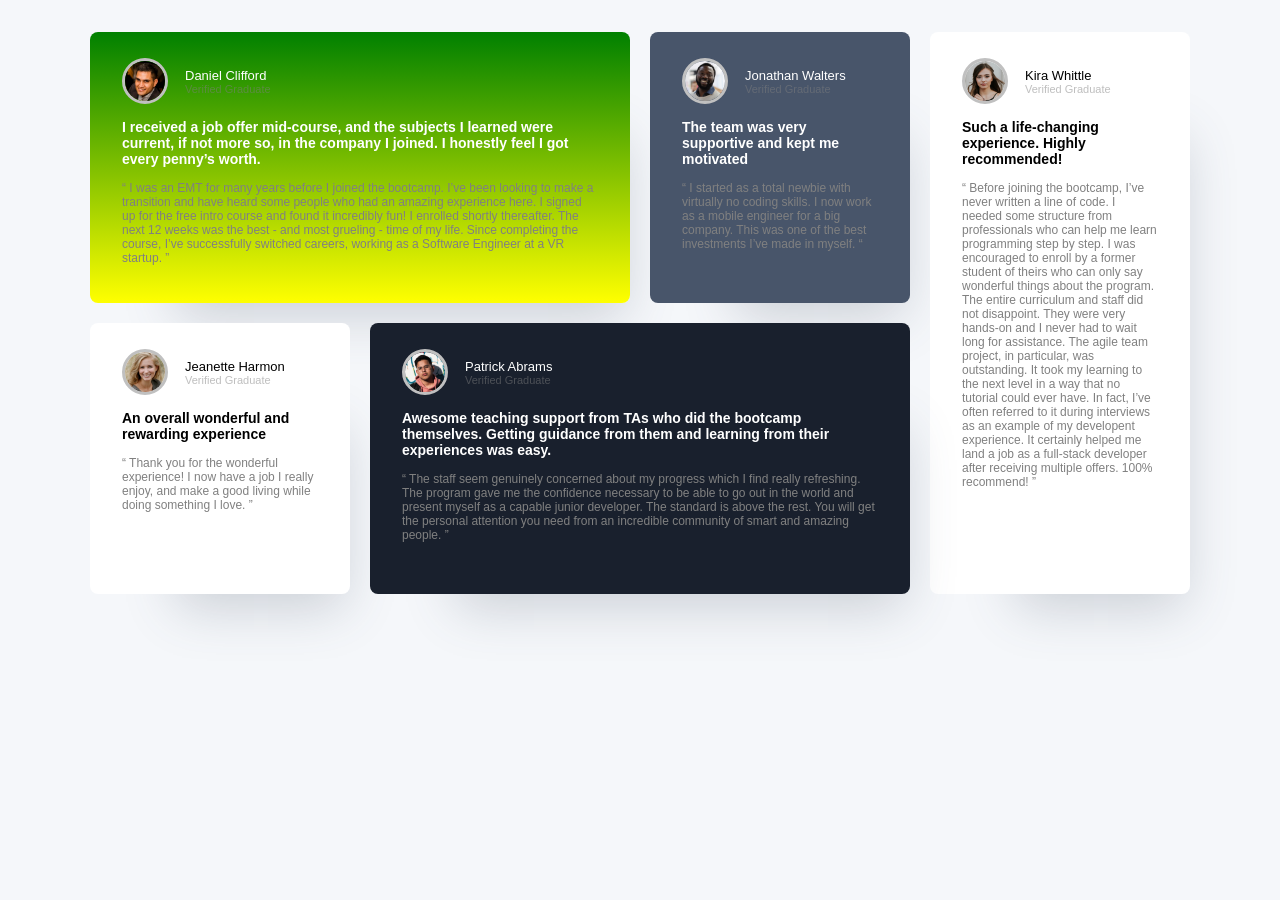
<file: modul_02/day_02/exercise/index.html>
<!DOCTYPE html>
<html lang="en">
<head>
    <meta charset="UTF-8">
    <meta name="viewport" content="width=device-width, initial-scale=1.0">
    <link rel="stylesheet" href="style.css">
    <title>Document</title>
</head>
<body>
    <div class="container">
        <div class="card pertama">
            <div class="profile">
                <img src="clifford.png" alt="img">
                <div class="profile-desc">
                    Daniel Clifford
                    <span class="title">Verified Graduate</span>
                </div>
            </div>
            <p class="description">
                I received a job offer mid-course, and the subjects I learned were 
                current, if not more so, in the company I joined. I honestly feel I
                got every penny’s worth.
            </p>
            <p class="quote">
                “ I was an EMT for many years before I joined the bootcamp. I’ve been
                looking to make a transition and have heard some people who had an
                amazing experience here. I signed up for the free intro course and
                found it incredibly fun! I enrolled shortly thereafter. The next 12
                weeks was the best - and most grueling - time of my life. Since
                completing the course, I’ve successfully switched careers, working as
                a Software Engineer at a VR startup. ”
            </p>
        </div>
        <div class="card kedua">
            <div class="profile">
                <img src="jonathan.png" alt="img">
                <div class="profile-desc">
                    Jonathan Walters
                    <span class="title">Verified Graduate</span>
                </div>
            </div>
            <p class="description">
                The team was very supportive and kept me motivated
            </p>
            <p class="quote">
                “ I started as a total newbie with virtually no coding skills. I now
                work as a mobile engineer for a big company. This was one of the best
                investments I’ve made in myself. “            
            </p>
        </div>
        <div class="card ketiga">
            <div class="profile">
                <img src="kira.png" alt="img">
                <div class="profile-desc">
                    Kira Whittle
                    <span class="title">Verified Graduate</span>
                </div>
            </div>
            <p class="description">
                Such a life-changing experience. Highly recommended!            
            </p>
            <p class="quote">
                “ Before joining the bootcamp, I’ve never written a line of code. I
                needed some structure from professionals who can help me learn
                programming step by step. I was encouraged to enroll by a former
                student of theirs who can only say wonderful things about the program.
                The entire curriculum and staff did not disappoint. They were very
                hands-on and I never had to wait long for assistance. The agile team
                project, in particular, was outstanding. It took my learning to the
                next level in a way that no tutorial could ever have. In fact, I’ve
                often referred to it during interviews as an example of my developent
                experience. It certainly helped me land a job as a full-stack
                developer after receiving multiple offers. 100% recommend! ”            
            </p>
        </div>
        <div class="card keempat">
            <div class="profile">
                <img src="jeanete.png" alt="img">
                <div class="profile-desc">
                    Jeanette Harmon
                    <span class="title">Verified Graduate</span>
                </div>
            </div>
            <p class="description">
                An overall wonderful and rewarding experience          
            </p>
            <p class="quote">
                “ Thank you for the wonderful experience! I now have a job I really enjoy, and make a good living while doing something I love. ”           
            </p>
        </div>
        <div class="card kelima">
            <div class="profile">
                <img src="patrik.png" alt="img">
                <div class="profile-desc">
                    Patrick Abrams
                    <span class="title">Verified Graduate</span>
                </div>
            </div>
            <p class="description">
                Awesome teaching support from TAs who did the bootcamp themselves. Getting guidance from them and learning from their experiences was easy.
            </p>
            <p class="quote">
                “ The staff seem genuinely concerned about my progress which I find really refreshing. The program gave me the confidence necessary to be able to go out in the world and present myself as a capable junior developer. The standard is above the rest. You will get the personal attention you need from an incredible community of smart and amazing people.  ”
            </p>
        </div>
    </div>
</body>
</html>
</file>
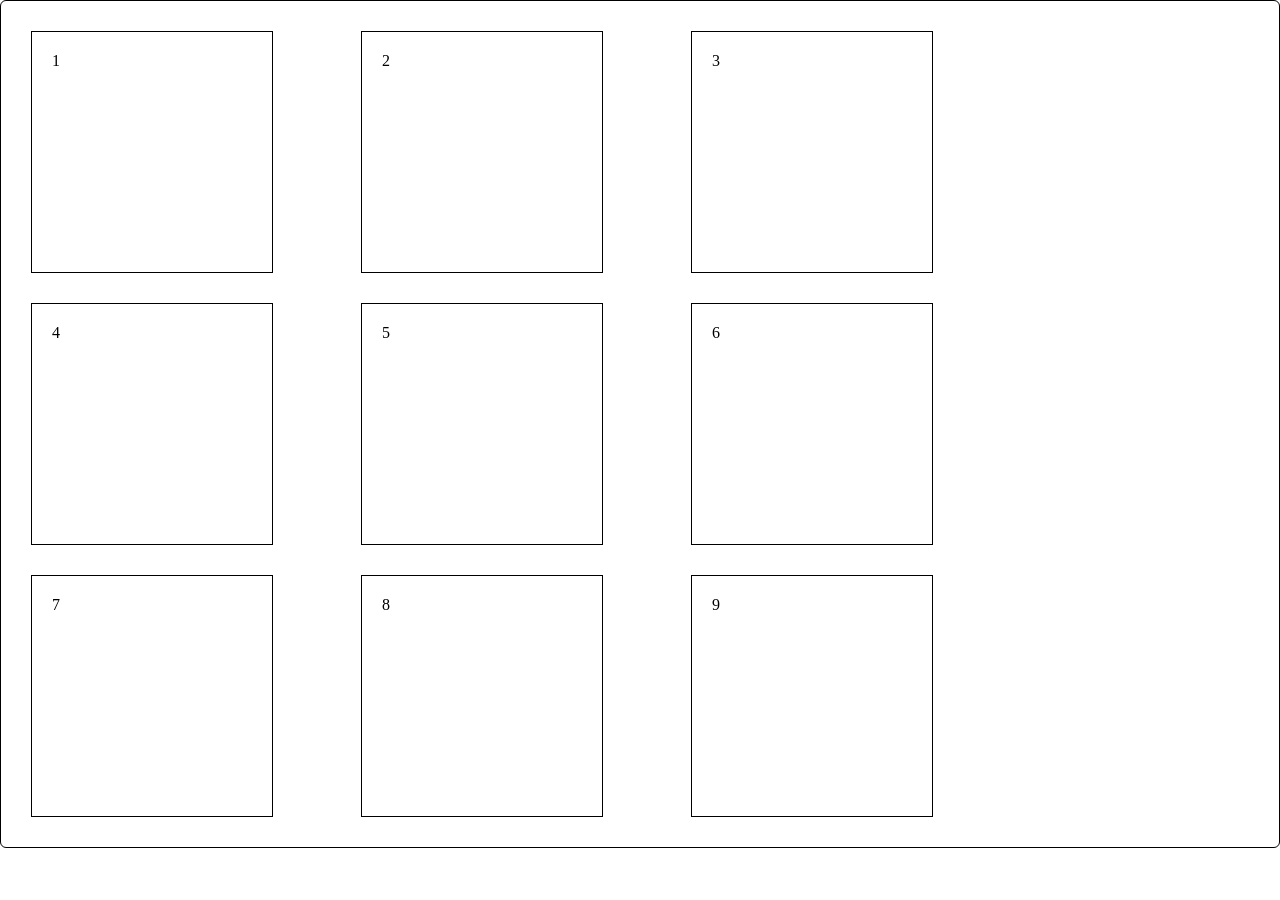
<file: modul_02/day_02/grid-flex/index.html>
<!DOCTYPE html>
<html lang="en">
<head>
    <meta charset="UTF-8">
    <meta name="viewport" content="width=device-width, initial-scale=1.0">
    <link rel="stylesheet" href="style.css">
    <title>Document</title>
</head>
<body>
    <div class="container">
        <div class="item">1</div>
        <div class="item">2</div>
        <div class="item">3</div>
        <div class="item">4</div>
        <div class="item">5</div>
        <div class="item">6</div>
        <div class="item">7</div>
        <div class="item">8</div>
        <div class="item">9</div>
    </div>
</body>
</html>
</file>
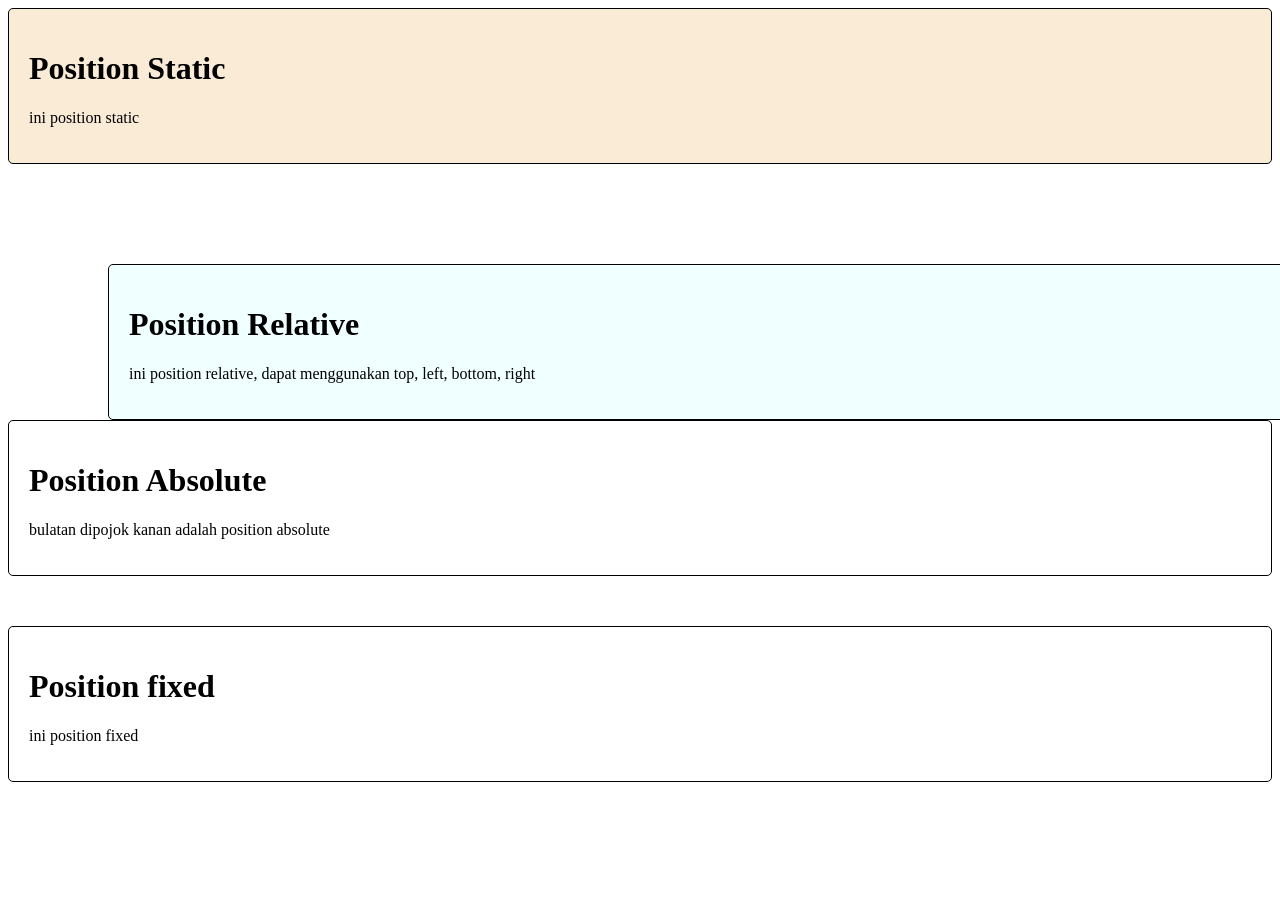
<file: modul_02/day_02/position/index.html>
<!DOCTYPE html>
<html lang="en">
<head>
    <meta charset="UTF-8">
    <meta name="viewport" content="width=device-width, initial-scale=1.0">
    <link rel="stylesheet" href="style.css">
    <title>Document</title>
</head>
<body>
    <div class="container static">
        <h1>Position Static</h1>
        <p>ini position static</p>
    </div>
    <div class="container relative">
        <h1>Position Relative</h1>
        <p>ini position relative, dapat menggunakan top, left, bottom, right</p>
    </div>
    <div class="container relative-absolute">
        <h1>Position Absolute</h1>
        <p>bulatan dipojok kanan adalah position absolute</p>
        <div class="absolute"></div>
    </div>
    <div class="container fixed">
        <h1>Position fixed</h1>
        <p>ini position fixed</p>
    </div>
</body>
</html>
</file>
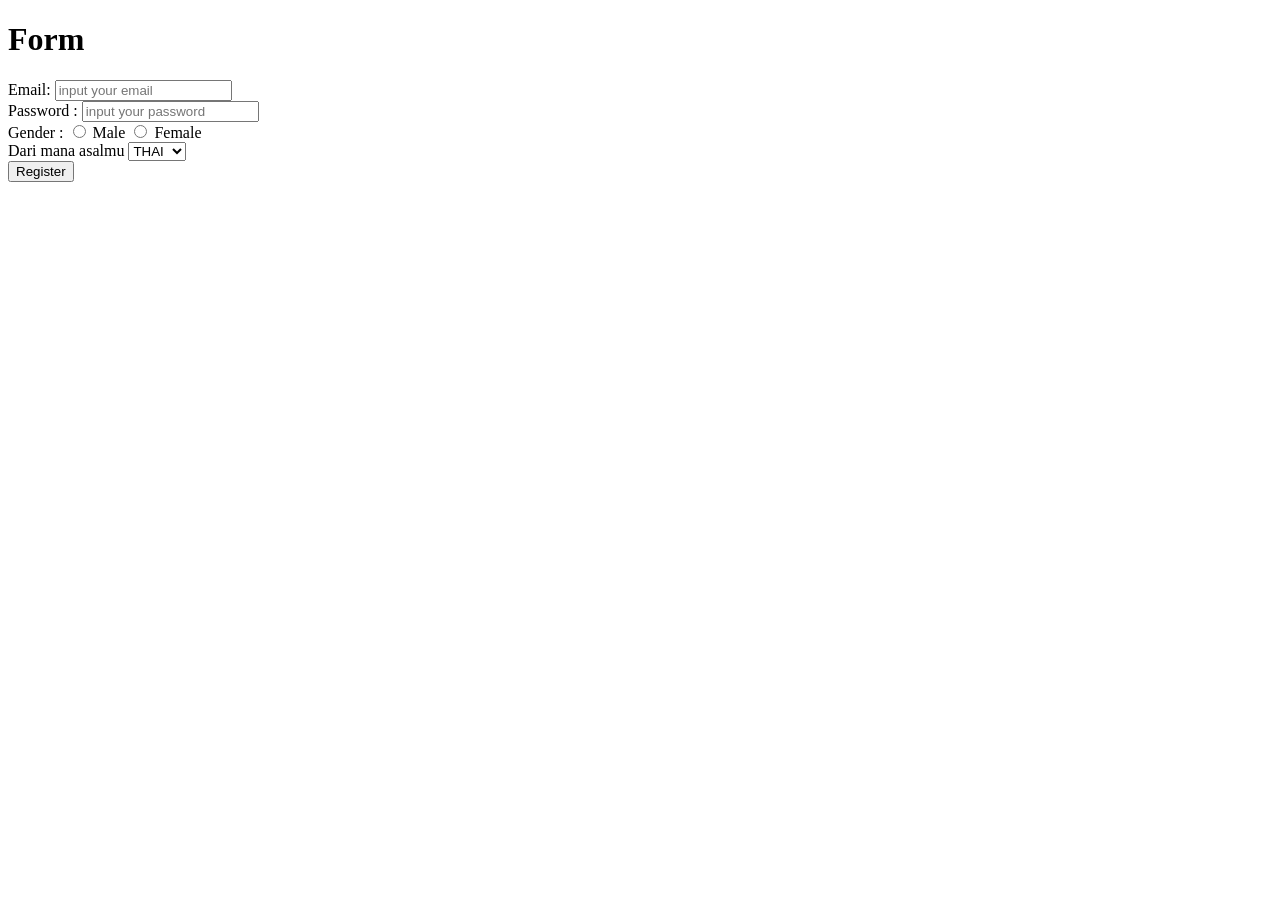
<file: modul_02/day_01/form.html>
<!DOCTYPE html>
<html lang="en">
<head>
    <meta charset="UTF-8">
    <meta name="viewport" content="width=device-width, initial-scale=1.0">
    <title>Document</title>
</head>
<body>
    <h1>Form</h1>
    <label for="email">Email:</label>
    <input name="email" type="text" placeholder="input your email"/>
    <br>
    <label for="password">Password  :</label>
    <input type="password" name="password" placeholder="input your password"/>
    <br>
    <label for="gender">Gender  :</label>
    <input type="radio" name="gender"/> Male
    <input type="radio" name="gender"/> Female
    <br>
    <label for="">Dari mana asalmu</label>
    <select name="" id="">
        <option value="">INDO</option>
        <option selected value="">THAI</option>
        <option value="">LAOS</option>
    </select>
    <br>
    <button>Register</button>
</body>
</html>
</file>
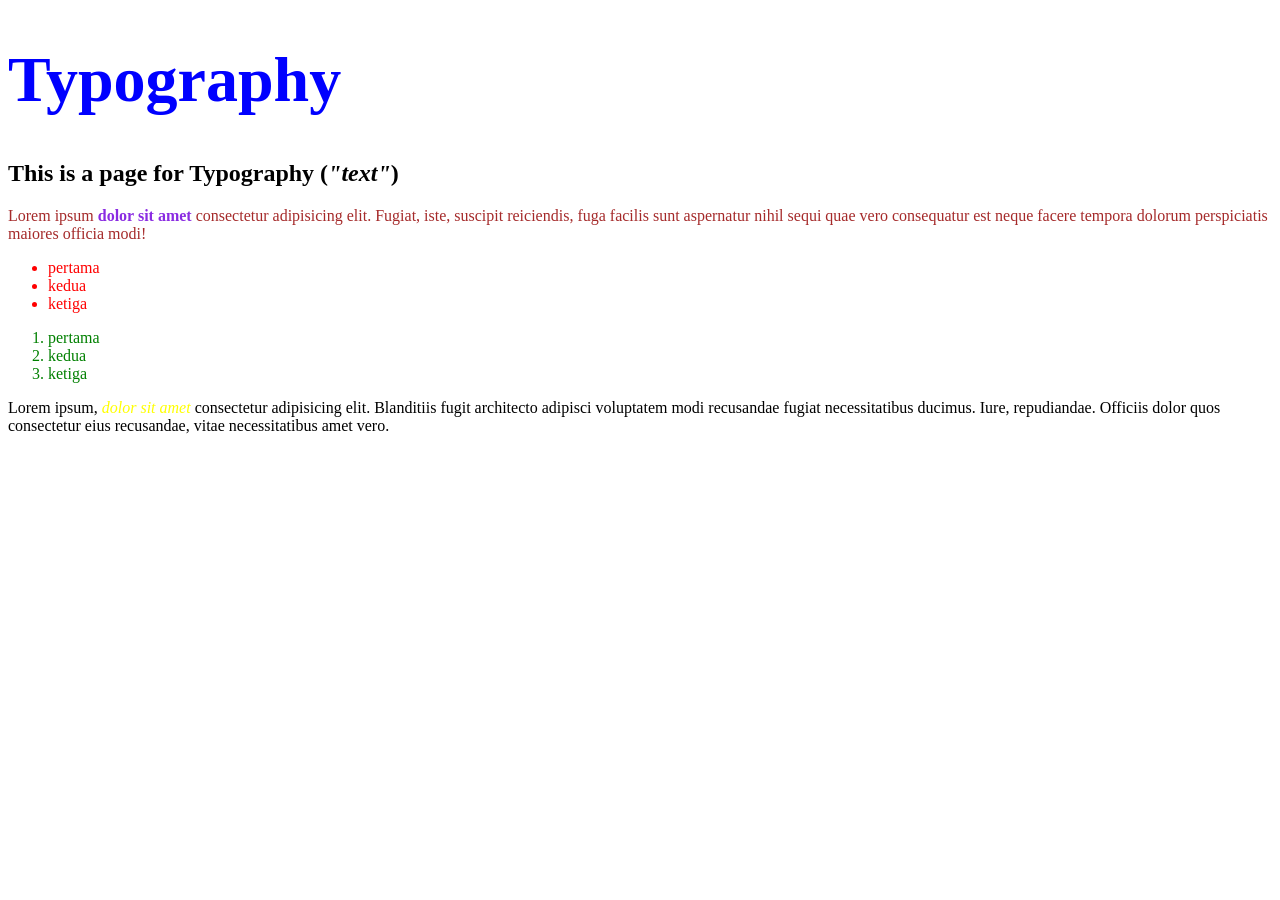
<file: modul_02/day_01/typrography.html>
<!DOCTYPE html>
<!-- TAG -->
<!-- TAG TERDIRI DARI OPENING DAN CLOSING TAG-->
<html lang="en">
<head>
    <!-- SELF CLOSING TAG -->
    <meta charset="UTF-8">
    <meta name="viewport" content="width=device-width, initial-scale=1.0">
    <title>Document</title>
    <style>
        ol li {
            color: green;
        }
        ul {
            color: aqua;
        }
        li {
            color: red;
        }
    </style>
</head>
<body>
    <h1 style="color: blue; font-size: 64px;">Typography</h1>
    <h2>This is a page for Typography (<i>"text"</i>)</h2>
    <p style="color: brown;">Lorem ipsum <b style="color: blueviolet;"> dolor sit amet </b>consectetur adipisicing elit. Fugiat, iste, suscipit reiciendis, fuga facilis sunt aspernatur nihil sequi quae vero consequatur est neque facere tempora dolorum perspiciatis maiores officia modi!</p>
    <ul>
        <li>pertama</li>
        <li>kedua</li>
        <li>ketiga</li>
    </ul>
    <ol>
        <li>pertama</li>
        <li>kedua</li>
        <li>ketiga</li>
    </ol>
    <p>Lorem ipsum, <i style="color: yellow;">dolor sit amet</i>  consectetur adipisicing elit. Blanditiis fugit architecto adipisci voluptatem modi recusandae fugiat necessitatibus ducimus. Iure, repudiandae. Officiis dolor quos consectetur eius recusandae, vitae necessitatibus amet vero.</p>
</body>
</html>
</file>
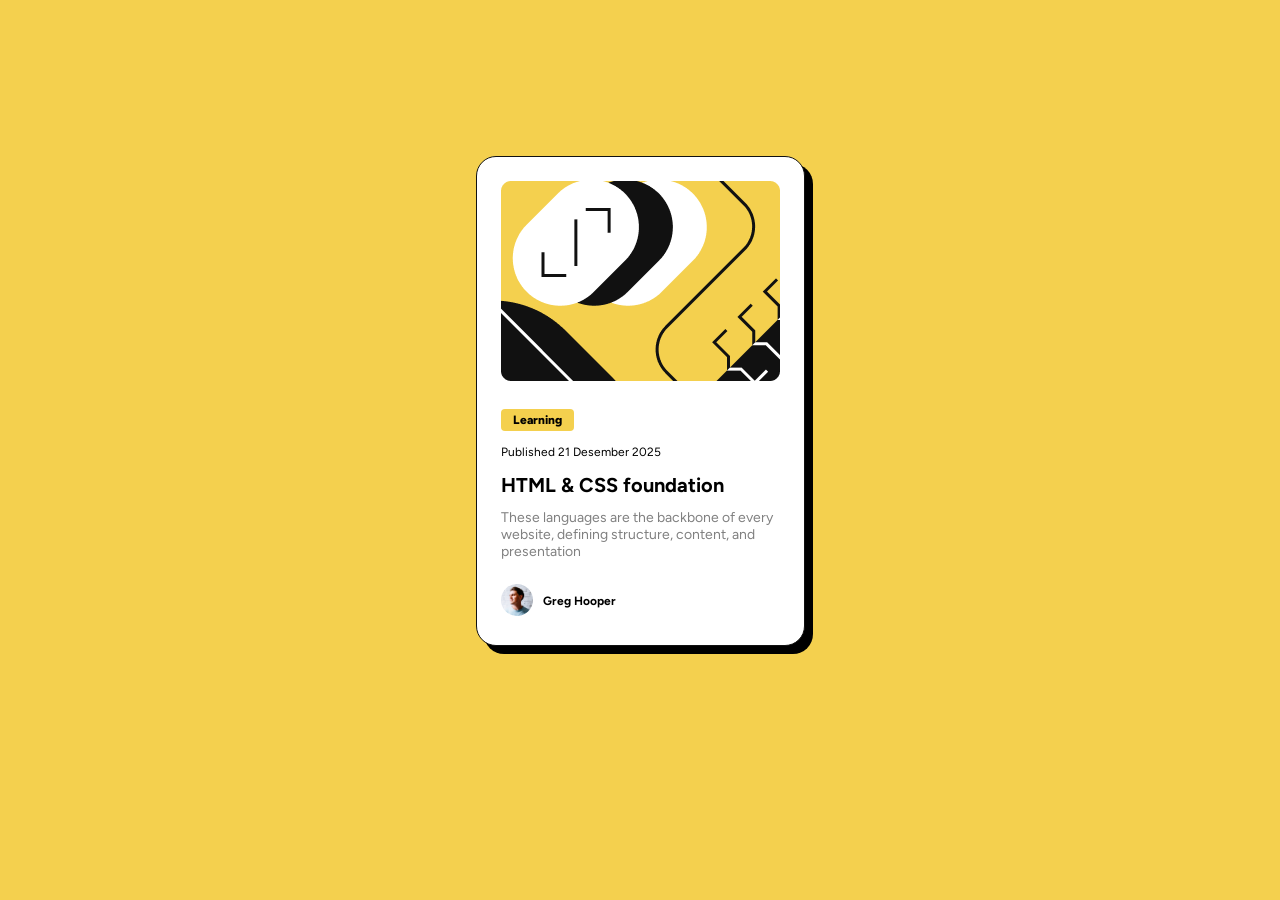
<file: modul_02/day_01/exerciseblogcard/card.html>
<!DOCTYPE html>
<html lang="en">
  <head>
    <meta charset="UTF-8" />
    <meta name="viewport" content="width=device-width, initial-scale=1.0" />
    <!-- pasang external css -->
    <link rel="stylesheet" href="style.css" />
    <title>Document</title>
  </head>
  <body>
    <div id="card">
      <img src="blog-image.png" alt="img" />
      <div id="detail">
        <p id="category">Learning</p>
      </div>
      <div id="tanggal">Published 21 Desember 2025</div>
      <div id="judul"><b>HTML & CSS foundation</b></div>
      <div id="deskripsi">These languages are the backbone of every website, defining structure, content, and presentation</div>
      <div id="profile">
        <img src="gregfoto.jpg" alt="img">
        <div id="nama"><b>Greg Hooper</b></div>
      </div>
  </body>
</html>
</file>
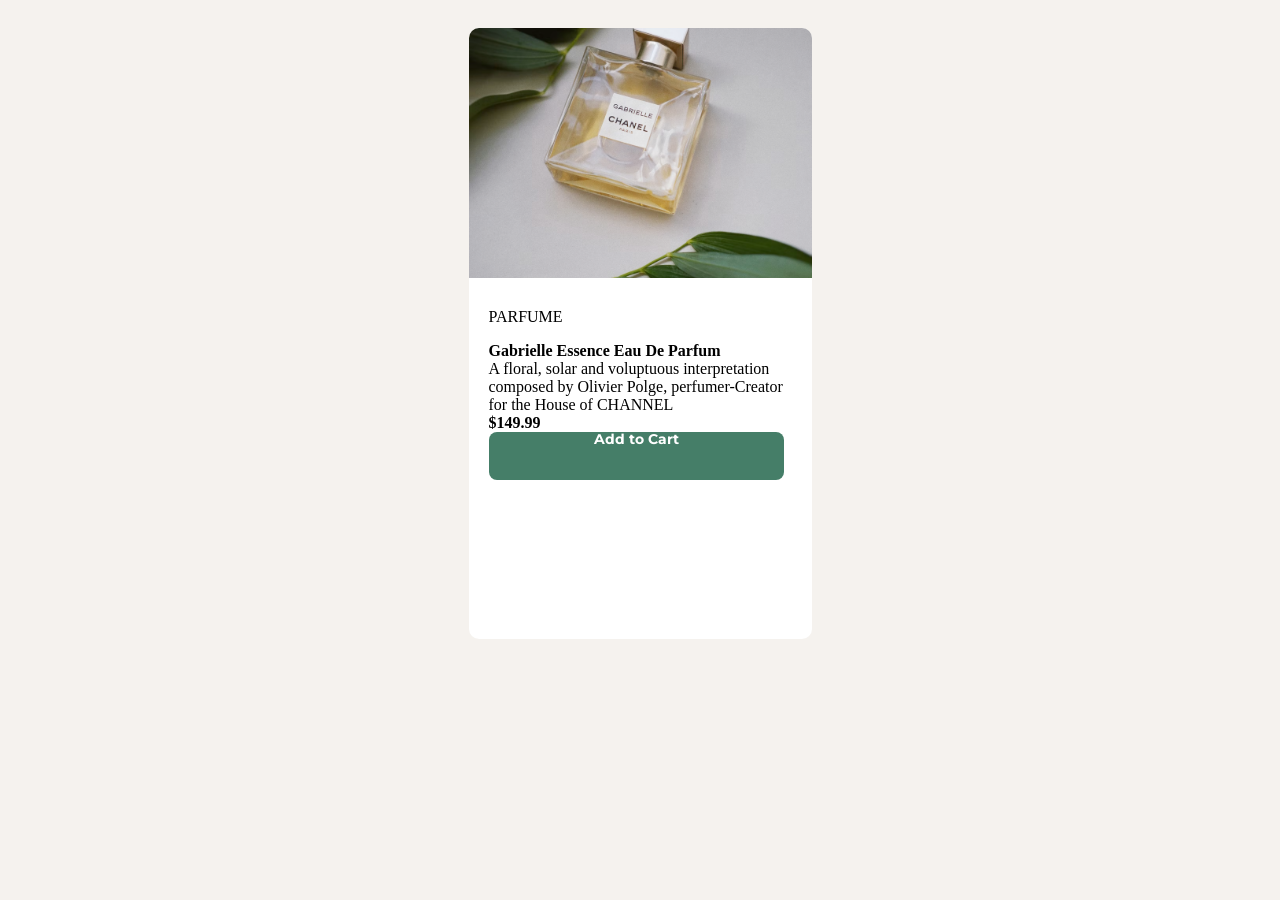
<file: modul_02/day_01/exerciseproductpreview/exerciseprodukprev.html>
<!DOCTYPE html>
<html lang="en">
<head>
    <meta charset="UTF-8">
    <meta name="viewport" content="width=device-width, initial-scale=1.0">
    <link rel="stylesheet" href="style.css">
    <title>Document</title>
</head>
<body>
    <div id="card">
        <img src="pafrum.png" alt="img">
        <div id="jenis">
            <p id="produk">PARFUME</p>
            <div id="namaproduk"><b>Gabrielle Essence Eau De Parfum</b></div>
            <div id="deskproduk">A floral, solar and voluptuous interpretation composed by Olivier Polge, perfumer-Creator for the House of CHANNEL</div>
            <div id="price"><b>$149.99</b></div>
            <div id="button"><b>Add to Cart</b></div>
        </div>
    </div>
</body>
</html>
</file>
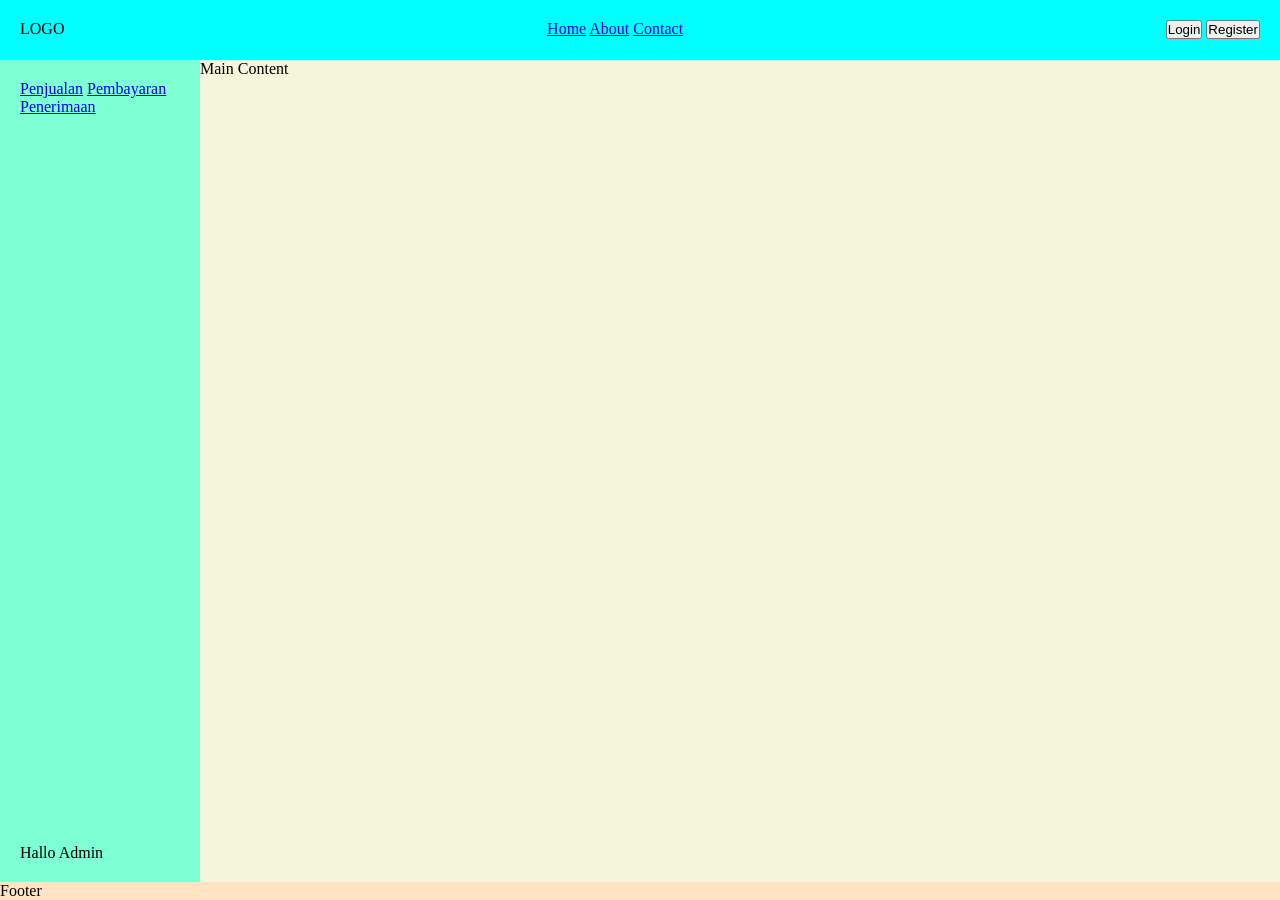
<file: modul_02/day_02/grid-flex/example.html>
<!DOCTYPE html>
<html lang="en">
<head>
    <meta charset="UTF-8">
    <meta name="viewport" content="width=device-width, initial-scale=1.0">
    <link rel="stylesheet" href="style.css">
    <title>Document</title>
</head>
<body>
    <div class="grid-container">
        <header>
            LOGO
            <div>
                <a href="#">Home</a>
                <a href="#">About</a>
                <a href="#">Contact</a>
            </div>
            <div>
                <button>Login</button>
                <button>Register</button>
            </div>
        </header>
        <aside>
            <div>
                <a href="#">Penjualan</a>
                <a href="#">Pembayaran</a>
                <a href="#">Penerimaan</a>
            </div>
            <div>
                <span>Hallo Admin</span>
            </div>
        </aside>
        <main>Main Content</main>
        <footer>Footer</footer>
    </div>
</body>
</html>
</file>
<file: modul_02/day_02/exercise/style.css>
body {
  font-family: Arial, sans-serif;
  background: #f5f7fa;
  margin: 0;
  padding: 2rem;
  display: flex;
  align-items: center;
  justify-content: center;
}
.container{
    display: grid;
    grid-template-columns: repeat(4, 1fr);
    grid-template-rows: repeat(2, 1fr);
    grid-gap: 20px;
    width: 1100px;
}
.profile{
    display: flex;
    align-items: center;
    margin-bottom: 15px;
}
.profile img{
    width: 40px;
    height: 40px;
    border-radius: 50%;
    margin-right: 17px;
    border-width: 3px;
    border-style: solid;
    border-color: silver;
}
.profile-desc{
    font-size: 13px;
    /* color: white */;
    display: flex;
    flex-direction: column;
}
.title{
    font-size: 11px;
    color: gray;
    opacity: 50%;
}
.description{
    font-weight: bold;
    font-size: 14px;
}
.quote{
    font-size: 12px;
    color: gray;
}
.card{
    padding: 26px 32px 26px 32px;
    border-radius: 8px;
    box-shadow: 40px 60px 50px -47px rgba(72, 85, 106, 0.2474);
}
.pertama{
    grid-column: 1/3;
    /* background-color: #733fc8; */
    background-image: linear-gradient(green, yellow);
    color: white;
    max-width: 544px;
    max-height: 282px;
}
.kedua{
    background-color: #48556A;
    color: white;
    max-width: 255px;
    max-height: 282px;
}
.ketiga{
    grid-column: 4/4;
    grid-row: 1/3;
    background-color: white;
    color: black;
    max-width: 255px;
    max-height: 572px;
}
.keempat{
    background-color: white;
    color: black;
    max-width: 255px;
    max-height: 282px;
}
.kelima{
    grid-column: 2/4;
    background-color: #19202D;
    color: white;
    max-width: 544px;
    max-height: 282px;
}
</file>
<file: modul_02/day_02/grid-flex/style.css>
* {
    margin: 0;
    padding: 0;
}
.container {
    display: grid;
    /* grid-template-columns: 300px 300px 300px; */
    grid-template-columns: repeat(3, 300px);
    /* grid-template-rows: 500px 200px; */
    gap: 30px;
    padding: 30px;
    border: 1px solid black;
    border-radius: 6px;
}
.item {
    border: 1px solid black;
    padding: 20px;
    width: 200px;
    height: 200px;
}
.item-1 {
    grid-column: 1/4;
}

/* styling di bawah milik example.html */

.grid-container {
    display: grid;
    grid-template-columns: 200px 1fr;
    grid-template-rows: auto 1fr auto;

    height: 100vh;
}
header{
    grid-column: 1/3;
    background-color: aqua;
    height: 20px;
    padding: 20px;
    display: flex;
    gap: 20px;
    justify-content: space-between;
}
aside{
    background-color: aquamarine;
    display: flex;
    flex-direction: column;
    justify-content: space-between;
    padding: 20px;
}
menu{
    display: flex;
    flex-direction: column;
    gap: 30px;
}
main{
    background-color: beige;
}
footer{
    background-color: bisque;
    grid-column: 1/3;
}
</file>
<file: modul_02/day_02/position/style.css>
.container{
    padding: 20px;
    border: 1px solid black;
    border-radius: 5px;
    margin-bottom: 50px;
}

.static{
    position: static;
    background-color: antiquewhite;
}

.relative{
    position: relative;
    top: 50px;
    left: 100px;
    background-color: azure;
}

.relative-absolute{
    
}

.absolute{
    position: absolute;
    top: 50px;
}

.fixed{

}
</file>
<file: modul_02/day_01/exerciseblogcard/style.css>
@import url('https://fonts.googleapis.com/css2?family=Figtree:ital,wght@0,300..900;1,300..900&display=swap');
body {
  background-color: #f4d04e;
  font-family: "Figtree", sans-serif;
}

#card {
  width: 279px;
  height: 440px;
  margin-top: 156px;
  margin-left: auto;
  margin-right: auto;
  background-color: #ffffff;
  padding: 24px;
  border: 1px solid #111111;
  border-radius: 20px;
  box-shadow: 8px 8px 0px 0px rgba(0, 0, 0, 1);
}

#detail {
  margin-top: 24px;
  margin-bottom: 14px;
}

#category {
  width: 73px;
  height: 26px;
  text-align: center;
  border-radius: 4px;
  background-color: #f4d04e;
  padding: 4px 12px 4px 12px;
  display: inline;
  vertical-align: middle;
  font-weight: 800;
  font-size: 12px;
  line-height: 150%;
}

#tanggal {
    font-size: 12px;
    margin-bottom: 12px;
    line-height: 150%;
}

#judul {
    font-size: 20px;
    margin-bottom: 12px;
}

#deskripsi{
    color: gray;
    margin-bottom: 24px;
    font-size: 14px;
}

#profile {
    width: 129px;
    height: 32px;
    gap: 10px;
    display: flex;
}
#profile img {
    border-radius: 50%;
    width: 32px;
    height: 32px;
    object-fit: cover;
}
#nama {
    flex-grow: 1;
    font-size: 12px;
    vertical-align: middle;
    padding: 10px 0px 10px 0px ;
}
</file>
<file: modul_02/day_01/exerciseproductpreview/style.css>
@import url('https://fonts.googleapis.com/css2?family=Figtree:ital,wght@0,300..900;1,300..900&family=Fraunces:ital,opsz,wght@0,9..144,100..900;1,9..144,100..900&family=Montserrat:ital,wght@0,100..900;1,100..900&display=swap');
@import url('https://fonts.googleapis.com/css2?family=Figtree:ital,wght@0,300..900;1,300..900&family=Fraunces:ital,opsz,wght@0,9..144,100..900;1,9..144,100..900&display=swap');
body {
    background-color: #f5f2ee;
/*     font-family: "Fraunces", serif;
    font-family: "Montserrat", sans-serif; */
}
#card {
    width: 343px;
    height: 611px;
    margin-top: 28px;
    margin-left: auto;
    margin-right: auto;
    background-color: white;
    border-radius: 10px;
    overflow: hidden;
}
#card img {
    width: 343px;
    height: 250px;
    object-fit: cover;
    object-position: center;
}
#jenis {
    margin-left: auto;
    margin-right: auto;
    background-color: white;
    border-radius: 10px;
    padding: 10px 20px 15px 20px;
}
#button {
    width: 295px;
    height: 48px;
    background-color: rgb(69, 126, 104);
    color: white;
    border-radius: 8px;
    text-align: center;
    font-size: 14px;
    vertical-align: middle;
    font-weight: 700;
    font-family: "Montserrat", serif;
    line-height: 100%;
}
</file>
